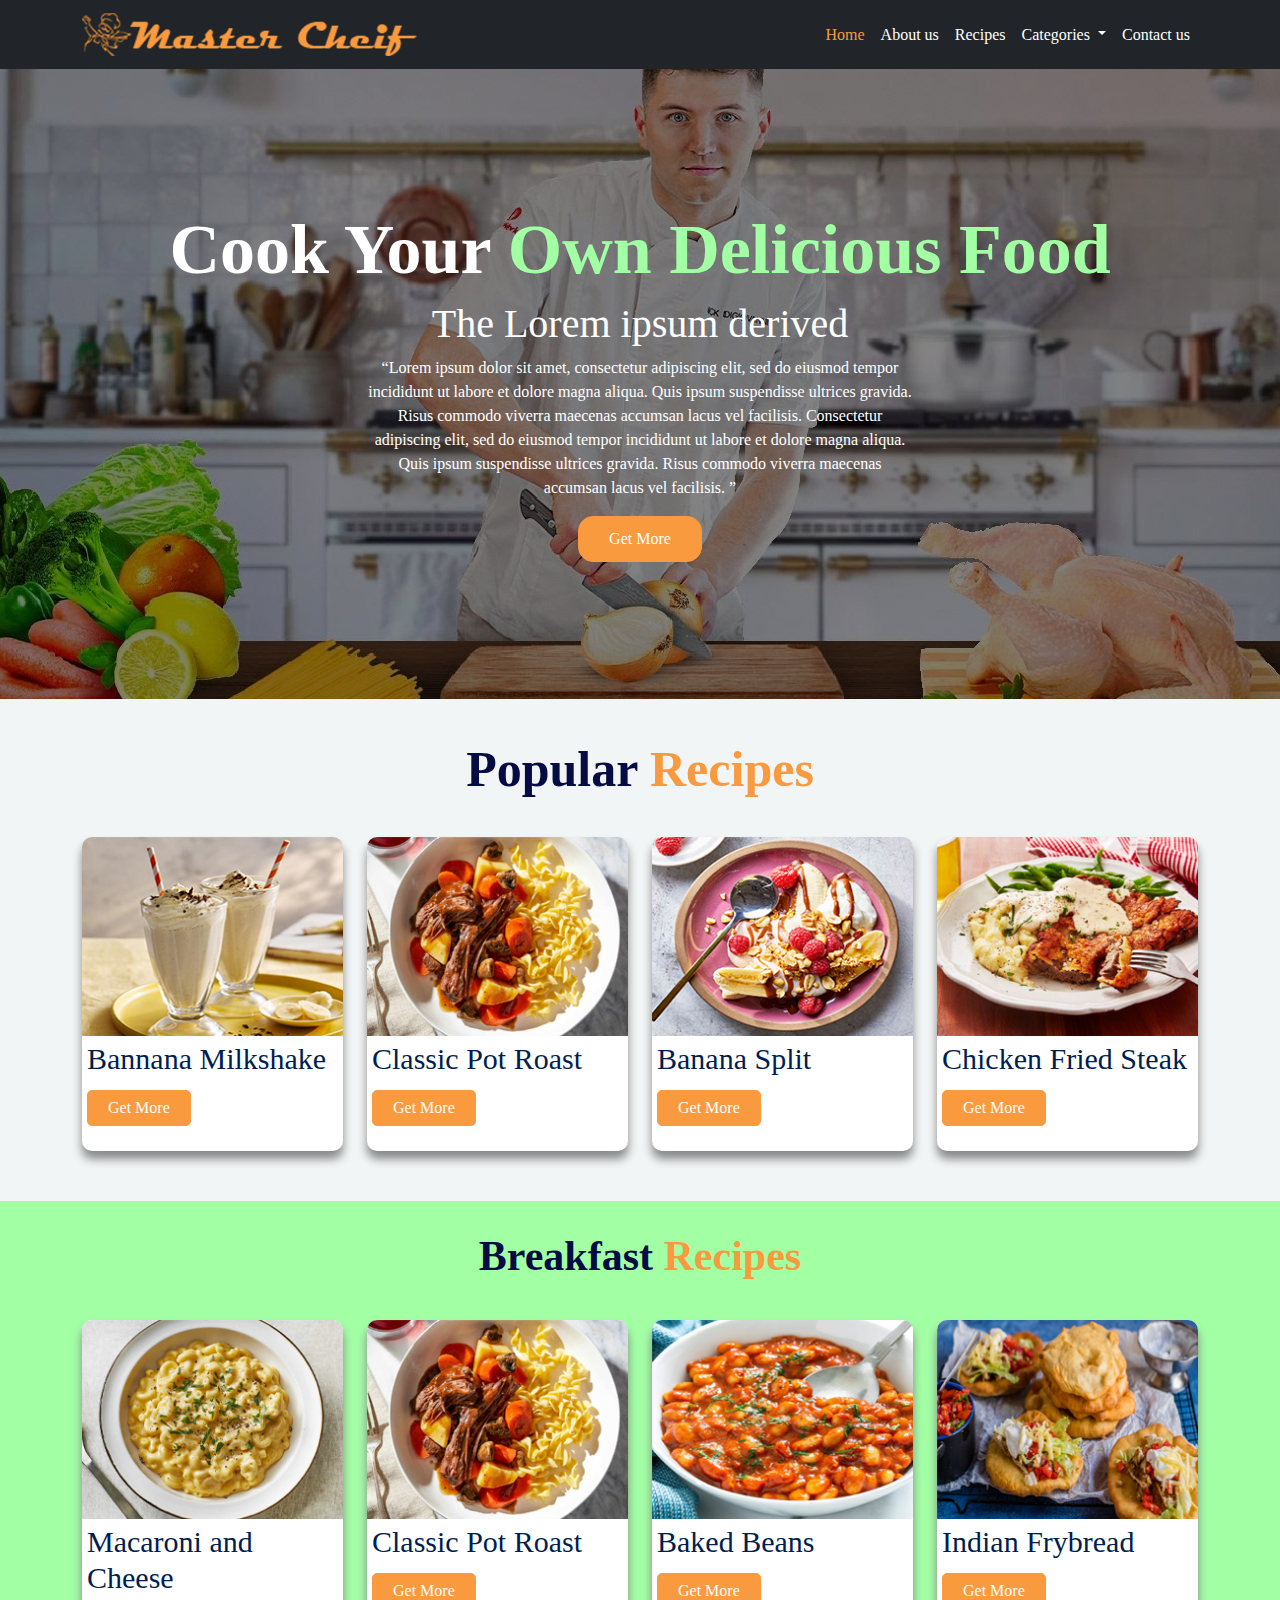
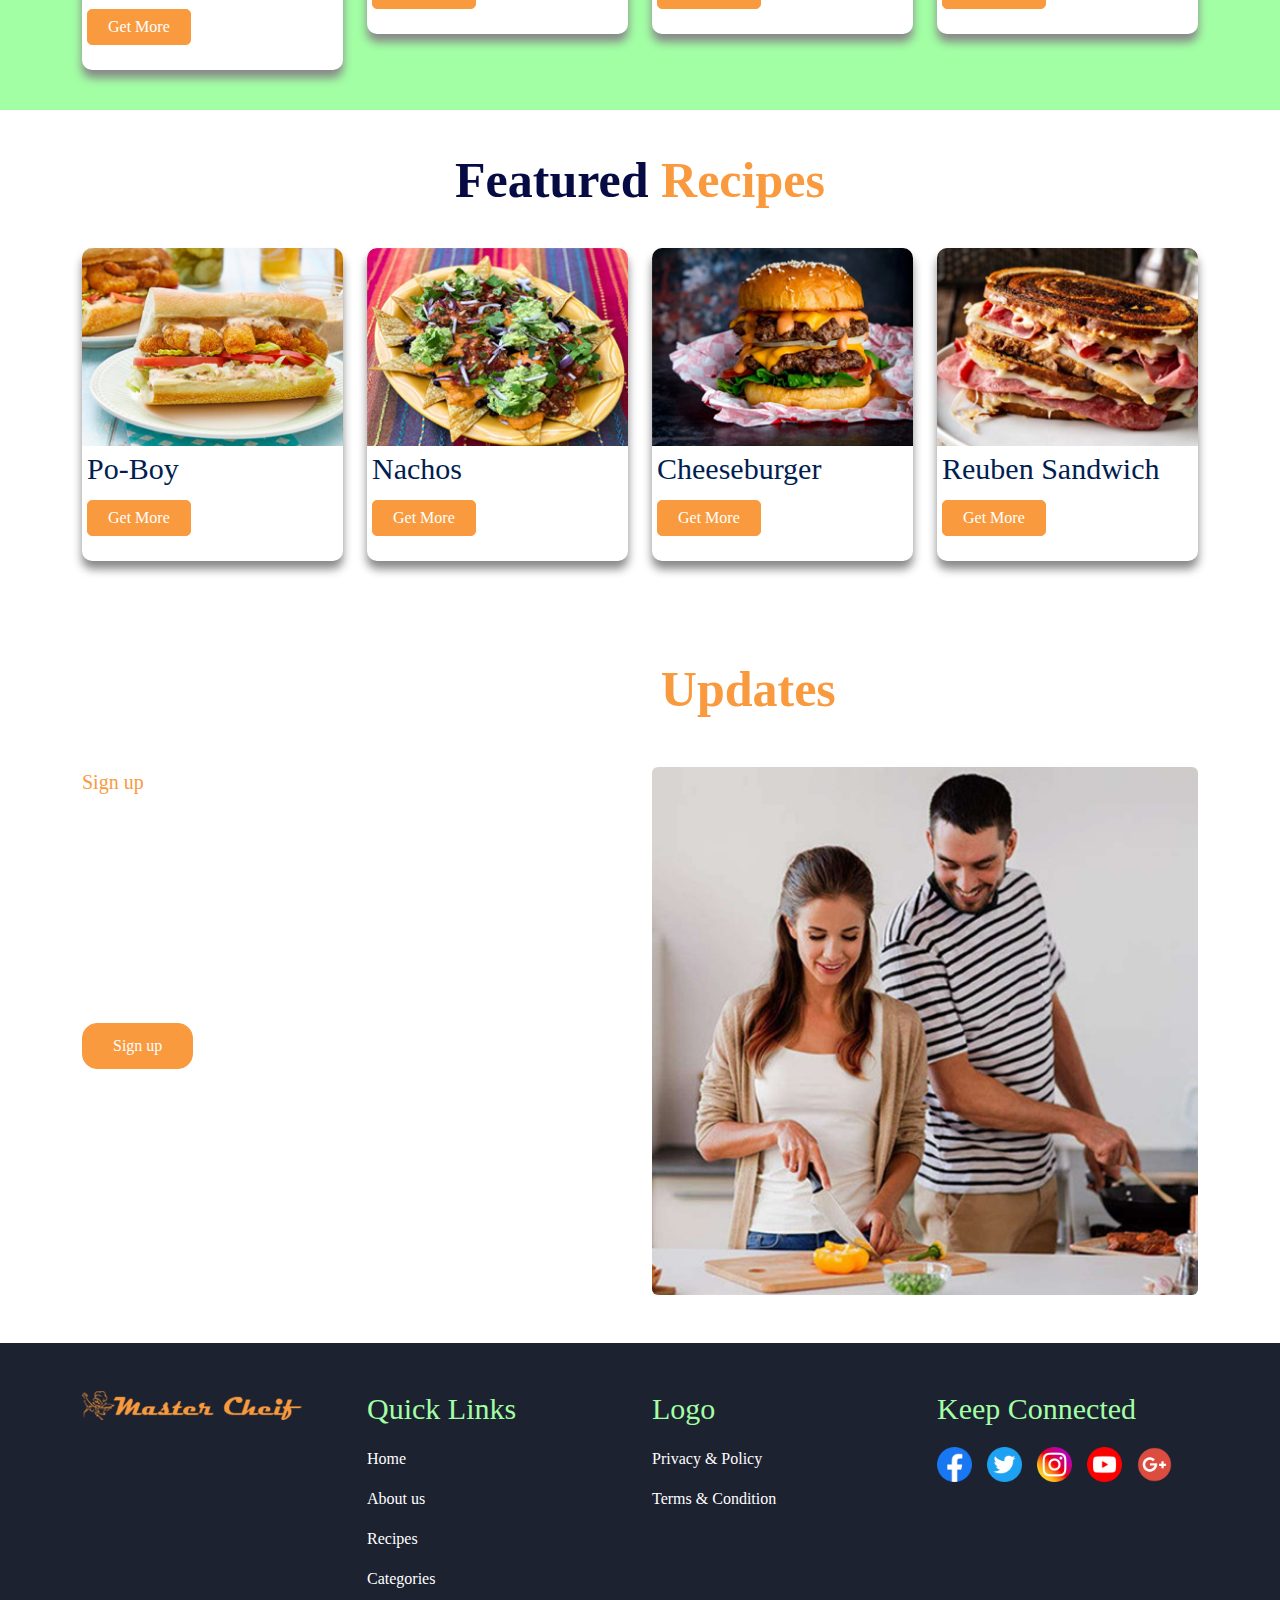
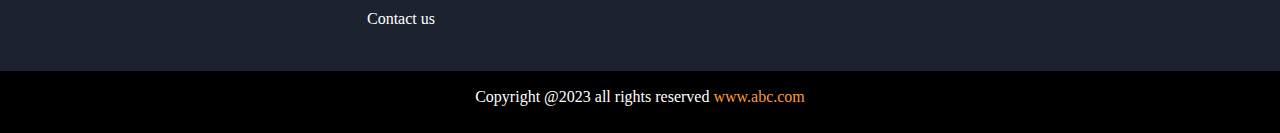
<file: index.html>
<!DOCTYPE html>
<html>
<head>
  <meta charset="utf-8">
  <meta name="viewport" content="width=device-width, initial-scale=1">
  <title>my resipes design</title>
  
  <link rel="stylesheet" type="text/css" href="style/bootstrap.min.css">
  
  <link rel="stylesheet" type="text/css" href="style/animate.css">
  <link rel="stylesheet" type="text/css" href="https://cdnjs.cloudflare.com/ajax/libs/font-awesome/6.4.2/css/all.min.css">

  <link rel="stylesheet" type="text/css" href="style/style.css">
</head>
<body>
  
<!-- nab-decorate -->
  <nav class="navbar navbar-expand-lg bg-dark navbar-dark fixed-top">
  <div class="container">
    <a class="navbar-brand" href="index.html"><img src="images/logo.png" width="100%" class=" logo"></a>
    <button class="navbar-toggler" type="button" data-bs-toggle="collapse" data-bs-target="#navbarNavDropdown" aria-controls="navbarNavDropdown" aria-expanded="false" aria-label="Toggle navigation">
      <span class="navbar-toggler-icon"></span>
    </button>
    <div class="collapse navbar-collapse" id="navbarNavDropdown">
      <ul class="navbar-nav ms-auto">
        <li class="nav-item">
          <a class="nav-link active" aria-current="page" href="index.html">Home</a>
        </li>
        <li class="nav-item">
          <a class="nav-link" href="aboutus.html">About us</a>
        </li>
        <li class="nav-item">
          <a class="nav-link" href="listing.html">Recipes</a>
        </li>
        <li class="nav-item dropdown">
          <a class="nav-link dropdown-toggle" href="#" id="navbarDropdownMenuLink" role="button" data-bs-toggle="dropdown" aria-expanded="false">
            Categories
          </a>
          <ul class="dropdown-menu" aria-labelledby="navbarDropdownMenuLink">
            <li><a class="dropdown-item" href="#">Veg</a></li>
            <li><a class="dropdown-item" href="#">Non-veg</a></li>
            <li><a class="dropdown-item" href="#">mixed</a></li>
          </ul>
        </li>
        <li class="nav-item">
          <a class="nav-link" href="contactus.html">Contact us</a>
        </li>
      </ul>
    </div>
  </div>
</nav>


  
    <!-- banner start --> 
<div class="banner-wrapper container-fluid gx-0" style="position: relative;">
  <img src="images/banner.jpg" width="100%" class="img-fluid" >
  <div class="header-text">
    <h1>Cook  Your <span>Own Delicious Food</span></h1>
    <h3>The Lorem ipsum derived</h3>
    <p>“Lorem ipsum dolor sit amet, consectetur adipiscing elit, sed do eiusmod tempor<br>incididunt ut labore et dolore magna aliqua. Quis ipsum suspendisse ultrices gravida. <br>Risus commodo viverra maecenas accumsan lacus vel facilisis. Consectetur <br>adipiscing elit, sed do eiusmod tempor incididunt ut labore et dolore magna aliqua. <br>Quis ipsum suspendisse ultrices gravida. Risus commodo viverra maecenas <br>accumsan lacus vel facilisis. ”</p>
    <button class="bot">Get More</button>
  </div>
</div>
    <!-- banner end -->

    <!--  first product start -->
   
    <section class="bg-green  pop-section ">

      <div class="container">
        <header class="h-style1 text-center">
          <h2>Popular <span>Recipes</span></h2>
        </header>
      

      <div class="row">

        <div class="col-sm-3">
          <div class="product-detail">
            <img src="images/milkshake.jpg" width="100%" class="img-fluid img-det">
            <h5>Bannana Milkshake</h5>
            <button class="bot"><a href="detailspage.html" style="text-decoration: none; color: white;">Get More</a></button>
          </div>
        </div>

           <div class="col-sm-3">
          <div class="product-detail">
            <img src="images/Classic Pot Roast.jpg" width="100%" class="img-fluid img-det">
            <h5>Classic Pot Roast</h5>
            <button class="bot"><a href="detailspage.html" style="text-decoration: none; color: white;">Get More</a></button>
          </div>
          
            
         
          
        </div>

           <div class="col-sm-3">
          <div class="product-detail">
            <img src="images/Banana Split.jpg" width="100%" class="img-fluid img-det">
            <h5>Banana Split</h5>
            <button class="bot"><a href="detailspage.html" style="text-decoration: none; color: white;">Get More</a></button>
          </div>
          
            
         
          
        </div>

           <div class="col-sm-3">
          <div class="product-detail">
            <img src="images/Chicken Fried Steak.jpg" width="100%" class="img-fluid img-det">
            <h5>Chicken Fried Steak</h5>
            <button class="bot"><a href="detailspage.html" style="text-decoration: none; color: white;">Get More</a></button>
          </div>
          
            
         
          
             </div>

          </div>
      
       </div>

    </section>





<!--first product end -->


   <!--  second product start -->
   
    <section class="container-fluid pop-section-second">

      <div class="container">
        
      <header class="h-style1 text-center">
          <h2>Breakfast <span>Recipes</span></h2>
        </header>
      

      <div class="row">

        <div class="col-sm-3 ">
          <div class="product-detail">
            <img src="images/Macaroni and Cheese.jpg" width="100%" class="img-fluid img-det">
            <h5>Macaroni and Cheese</h5>
            <button class="bot">Get More</button>
          </div>
          
            
         
          
        </div>

           <div class="col-sm-3 ">
          <div class="product-detail">
            <img src="images/Classic Pot Roast.jpg" width="100%" class="img-fluid img-det">
            <h5>Classic Pot Roast</h5>
            <button class="bot">Get More</button>
          </div>
          
            
         
          
        </div>

           <div class="col-sm-3 ">
          <div class="product-detail">
            <img src="images/Baked Beans.jpg" width="100%" class="img-fluid img-det">
            <h5>Baked Beans</h5>
            <button class="bot">Get More</button>
          </div>
          
            
         
          
        </div>

           <div class="col-sm-3 ">
          <div class="product-detail">
            <img src="images/Indian Frybread.jpg" width="100%" class="img-fluid img-det">
            <h5>Indian Frybread</h5>
            <button class="bot">Get More</button>
          </div>
          
            
         
          
             </div>

          </div>
      
       </div>

    </section>





   <!--second product end -->

    <!--  3rd product start -->
   
    <div class="container-fluid pop-section">

      <div class="container">
        
      <header class="h-style1 text-center">
          <h2>Featured <span>Recipes</span></h2>
        </header>

      <div class="row">

        <div class="col-sm-3">
          <div class="product-detail">
            <img src="images/Poboy.jpg" width="100%" class="img-fluid img-det">
            <h5>Po-Boy</h5>
            <button class="bot">Get More</button>
          </div>
          

          </div>

           <div class="col-sm-3 ">
          <div class="product-detail">
            <img src="images/Nachos.jpg" width="100%" class="img-fluid img-det">
            <h5>Nachos</h5>
            <button class="bot">Get More</button>
          </div>
            
         
          
        </div>

           <div class="col-sm-3 ">
          <div class="product-detail">
            <img src="images/Cheeseburger.jpg" width="100%" class="img-fluid img-det">
            <h5>Cheeseburger</h5>
            <button class="bot">Get More</button>
          </div>
          
            
         
         
          
        </div>

           <div class="col-sm-3 ">
          <div class="product-detail">
            <img src="images/Reuben Sandwich.jpg" width="100%" class="img-fluid img-det">
            <h5>Reuben Sandwich</h5>
            <button class="bot">Get More</button>
          </div>
          
            
         
          
             </div>

          </div>
      
       </div>

    </div>





<!--3rd product end -->


      <!-- about start -->

<section class="py-5 about">
  

  <div class="container about-box">
    <h2>Get Daily <span>Updates</span></h2>

    <div class="row mt-5">
       
       <div class="col-sm-6 product-text">
         <p><a href="#">Sign up </a>Sign up & get daily updates Lorem ipsum dolor sit amet, consectetur adipiscing elit, sed do eiusmod tempor incididunt ut labore et dolore magna aliqua. Quis ipsum suspendisse ultrices gravida. Risus commodo viverra maecenas accumsan lacus vel facilisis. Lorem ipsum dolor sit amet, consectetur adipiscing elit, sed do eiusmod tempor incididunt ut labore et dolore magna aliqua. Quis ipsum suspendisse ultrices gravida. Risus commodo viverra maecenas accumsan lacus vel facilisis. </p>
         <button class="bot">Sign up</button>

       </div>

        <div class="col-sm-6 product-text">
            
               <img src="images/aboutus.jpg"  class="img-fluid w-100 rounded" >
            
            

               </div>

              
            </div>
         </div>

        </section>


     <!-- About end -->


     <!-- Footer start -->


   <div class="container-fluid footer ">

       <div class="container pt-5 pb-4">

        <div class="row">

        <div class="col-sm-3"><img src="images/logo.png" class="logo-footer" alt="" > </div>
       

        <div class="col-sm-3">
          <h5>Quick Links</h5>
          <p><a href="#">Home</a></p>
          <p><a href="#">About us</a></p>
          <p><a href="#">Recipes</a></p>
          <p><a href="#">Categories</a></p>
          <p><a href="#">Contact us</a></p>
          
        </div>

        <div class="col-sm-3">
          <h5 >Logo</h5>
          <p><a href="#">Privacy & Policy</a></p>
          <p><a href="#">Terms & Condition</a></p>
          
          
        </div>

        <div class="col-sm-3">
          <h5>Keep Connected</h5>
           <ul class="social-icon">
             <li><a href="#"><img src="images/fb.png"></a></li>
             <li><a href="#"><img src="images/twitter.png"></a></li>
             <li><a href="#"><img src="images/instagram.png" ></a></li>
             <li><a href="#"><img src="images/ytube.png" ></a></li>
             <li><a href="#"><img src="images/gmail.png" ></a></li>
           </ul>

          </div>
        </div>
        
      </div>
         
       </div>


 
      
       
     </div>



      <div class="container-fluid bg-black p-2">

    <p>Copyright @2023 all rights reserved <span style="color: #f99a3e;">www.abc.com</span></p>

    
  </div>


<script type="text/javascript" src="js/bootstrap.bundle.min.js"></script>
</body>
</html>
</file>
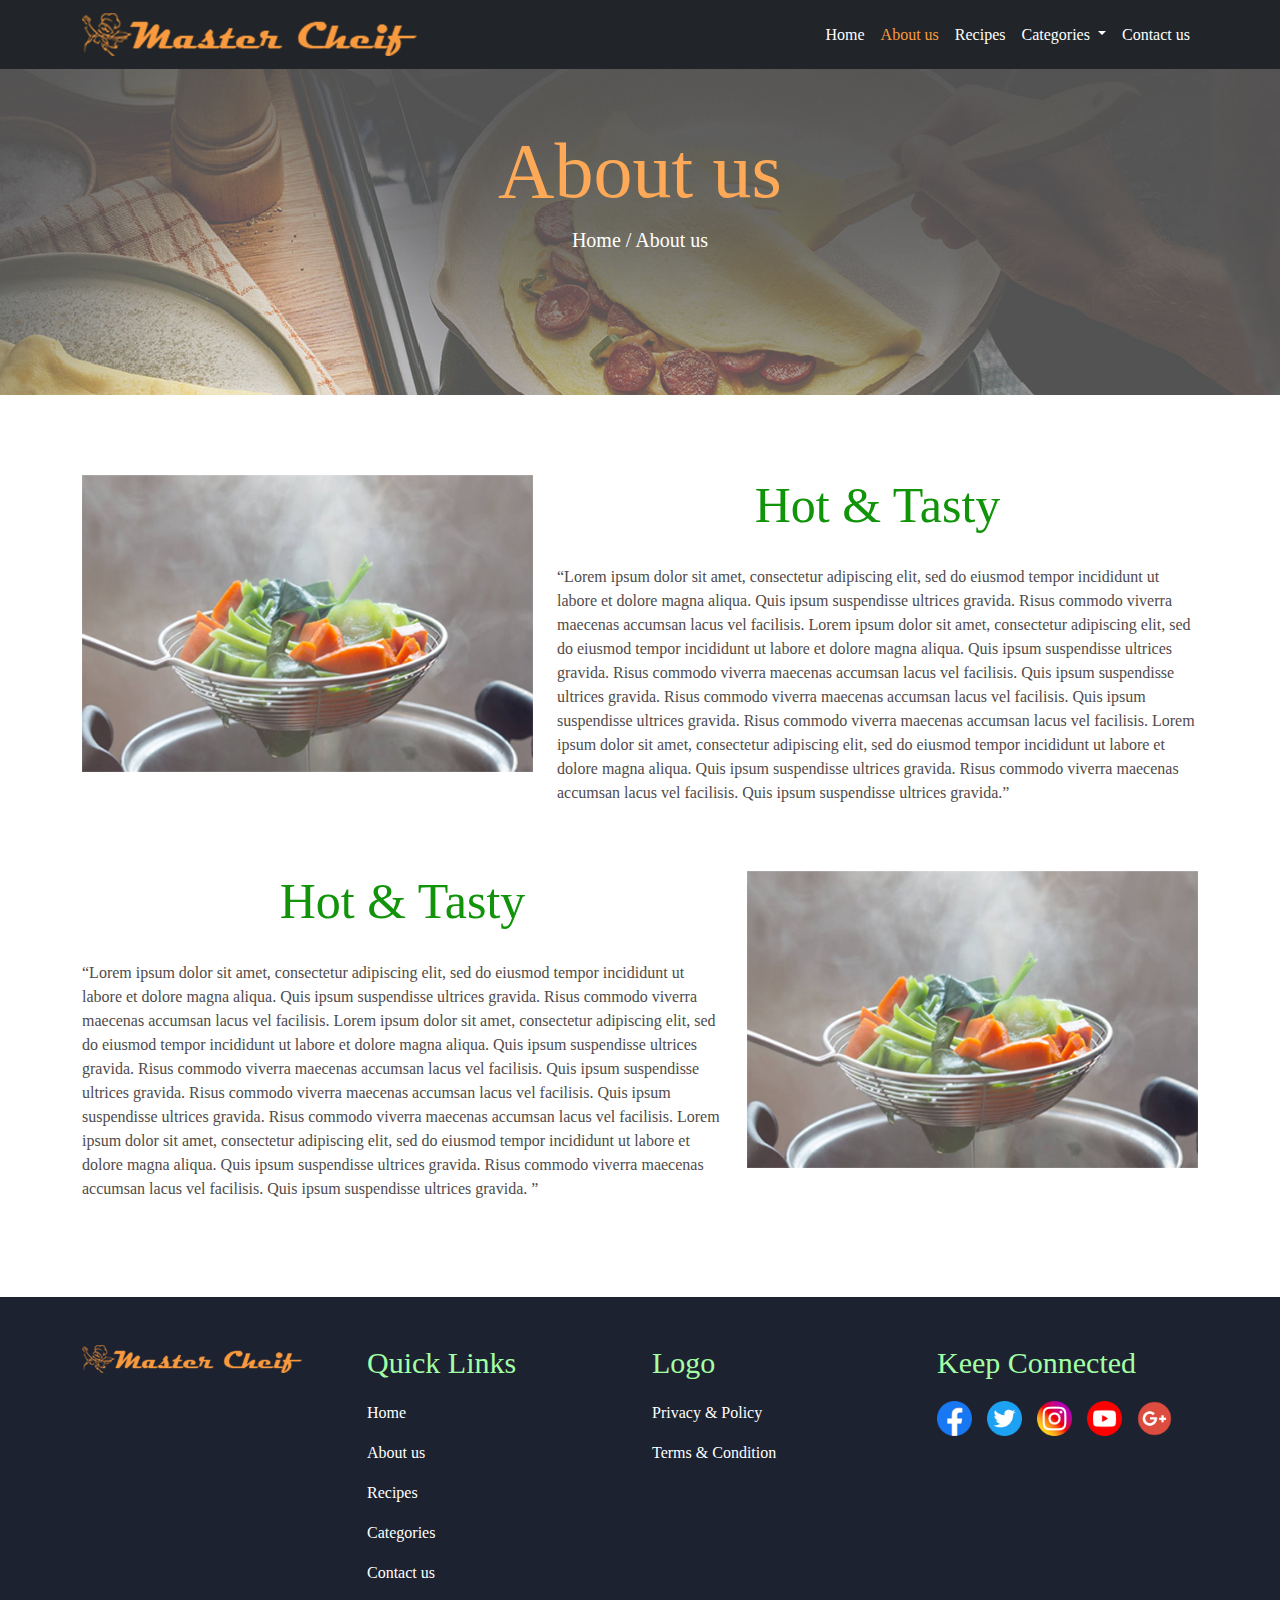
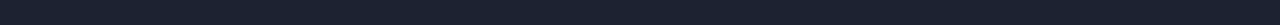
<file: aboutus.html>
<!DOCTYPE html>
<html>
<head>
	<meta charset="utf-8">
	<meta name="viewport" content="width=device-width, initial-scale=1">
	<title>details page</title>
	
    <link rel="stylesheet" type="text/css" href="style/bootstrap.min.css">
	  <link rel="stylesheet" type="text/css" href="style/style.css">
  
  <link rel="stylesheet" href="style/docs.theme.min.css">
  <link rel="stylesheet" type="text/css" href="style/animate.css">
    <!-- Owl Stylesheets -->
    <link rel="stylesheet" href="style/owl.carousel.min.css">
    <link rel="stylesheet" href="style/owl.theme.default.min.css">
  <link rel="stylesheet" type="text/css" href="https://cdnjs.cloudflare.com/ajax/libs/font-awesome/6.4.2/css/all.min.css">

    <!-- javascript -->
    <script src="js/jquery.min.js"></script>
    <script src="js/owl.carousel.js"></script>

</head>
<body>
	<nav class="navbar navbar-expand-lg bg-dark navbar-dark fixed-top">
  <div class="container">
    <a class="navbar-brand" href="index.html"><img src="images/logo.png" width="100%" class=" logo"></a>
    <button class="navbar-toggler" type="button" data-bs-toggle="collapse" data-bs-target="#navbarNavDropdown" aria-controls="navbarNavDropdown" aria-expanded="false" aria-label="Toggle navigation">
      <span class="navbar-toggler-icon"></span>
    </button>
    <div class="collapse navbar-collapse" id="navbarNavDropdown">
      <ul class="navbar-nav ms-auto">
        <li class="nav-item">
          <a class="nav-link " aria-current="page" href="index.html">Home</a>
        </li>
        <li class="nav-item">
          <a class="nav-link active" href="aboutus.html">About us</a>
        </li>
        <li class="nav-item">
          <a class="nav-link" href="listing.html">Recipes</a>
        </li>
        <li class="nav-item dropdown">
          <a class="nav-link dropdown-toggle" href="#" id="navbarDropdownMenuLink" role="button" data-bs-toggle="dropdown" aria-expanded="false">
            Categories
          </a>
          <ul class="dropdown-menu" aria-labelledby="navbarDropdownMenuLink">
            <li><a class="dropdown-item" href="#">Veg</a></li>
            <li><a class="dropdown-item" href="#">Non-veg</a></li>
            <li><a class="dropdown-item" href="#">mixed</a></li>
          </ul>
        </li>
        <li class="nav-item">
          <a class="nav-link" href="contactus.html">Contact us</a>
        </li>
      </ul>
    </div>
  </div>
</nav>


  <!-- banner start -->	
<div class="banner-wrapper container-fluid gx-0" style="position: relative;">
  <img src="images/aboutus-banner.jpg" width="100%" class="img-fluid">
  <div class="header-text-list">
    
    <h1>About us</h1>
    <p class="home-tag"><a href="index.html">Home</a> / <a href="aboutus.html">About us</a></p>
    
  </div>
</div>
		<!-- banner end -->

  
  <!-- about start -->
    
    <section class="container about-top">
      
      <div class="row">

        <div class="col-sm-5 ">
          <img src="images/hottasty.jpg" width="100%" class="img-fluid">
          
        </div>

        <div class="col-sm-7 ">
          <h2>Hot & Tasty </h2>
          <p>“Lorem ipsum dolor sit amet, consectetur adipiscing elit, sed do eiusmod tempor incididunt ut labore et dolore magna aliqua. Quis ipsum suspendisse ultrices gravida. Risus commodo viverra maecenas accumsan lacus vel facilisis. Lorem ipsum dolor sit amet, consectetur adipiscing elit, sed do eiusmod tempor incididunt ut labore et dolore magna aliqua. Quis ipsum suspendisse ultrices gravida. Risus commodo viverra maecenas accumsan lacus vel facilisis. Quis ipsum suspendisse ultrices gravida. Risus commodo viverra maecenas accumsan lacus vel facilisis. Quis ipsum suspendisse ultrices gravida. Risus commodo viverra maecenas accumsan lacus vel facilisis. Lorem ipsum dolor sit amet, consectetur adipiscing elit, sed do eiusmod tempor incididunt ut labore et dolore magna aliqua. Quis ipsum suspendisse ultrices gravida. Risus commodo viverra maecenas accumsan lacus vel facilisis. Quis ipsum suspendisse ultrices gravida.”</p>
          
        </div>
        

      </div>
         

          <div class="row about-second-top row flex-column-reverse flex-sm-row">

       
        <div class="col-sm-7">
          <h2>Hot & Tasty </h2>
          <p>“Lorem ipsum dolor sit amet, consectetur adipiscing elit, sed do eiusmod tempor incididunt ut labore et dolore magna aliqua. Quis ipsum suspendisse ultrices gravida. Risus commodo viverra maecenas accumsan lacus vel facilisis. Lorem ipsum dolor sit amet, consectetur adipiscing elit, sed do eiusmod tempor incididunt ut labore et dolore magna aliqua. Quis ipsum suspendisse ultrices gravida. Risus commodo viverra maecenas accumsan lacus vel facilisis. Quis ipsum suspendisse ultrices gravida. Risus commodo viverra maecenas accumsan lacus vel facilisis. Quis ipsum suspendisse ultrices gravida. Risus commodo viverra maecenas accumsan lacus vel facilisis. Lorem ipsum dolor sit amet, consectetur adipiscing elit, sed do eiusmod tempor incididunt ut labore et dolore magna aliqua. Quis ipsum suspendisse ultrices gravida. Risus commodo viverra maecenas accumsan lacus vel facilisis. Quis ipsum suspendisse ultrices gravida. ”</p>
          
        </div>

         <div class="col-sm-5">
          <img src="images/hottasty.jpg" width="100%" class="img-fluid">
          
        </div>

        

      </div>

    </section>




  <!-- about end -->









<!-- Footer start -->


     <div class="container-fluid footer ">

       <div class="container pt-5 pb-4">

        <div class="row">

        <div class="col-sm-3">
          <div class="col-sm-3"><img src="images/logo.png" class="logo-footer" alt="" > </div>
          
        </div>

        <div class="col-sm-3">
          <h5>Quick Links</h5>
          <p><a href="index.html">Home</a></p>
          <p><a href="aboutus.html">About us</a></p>
          <p><a href="listing.html">Recipes</a></p>
          <p><a href="#">Categories</a></p>
          <p><a href="contactus.html">Contact us</a></p>
          
        </div>

        <div class="col-sm-3">
          <h5 >Logo</h5>
          <p><a href="#">Privacy & Policy</a></p>
          <p><a href="#">Terms & Condition</a></p>
          
          
        </div>

        <div class="col-sm-3">
          <h5>Keep Connected</h5>
           <ul class="social-icon">
             <li><a href="#"><img src="images/fb.png"></a></li>
             <li><a href="#"><img src="images/twitter.png"></a></li>
             <li><a href="#"><img src="images/instagram.png" ></a></li>
             <li><a href="#"><img src="images/ytube.png" ></a></li>
             <li><a href="#"><img src="images/gmail.png" ></a></li>
           </ul>

          </div>
        </div>
        
      </div>
         
       </div>




	


	







<script type="text/javascript" src="js/bootstrap.bundle.min.js"></script>
</body>
</html>
</file>
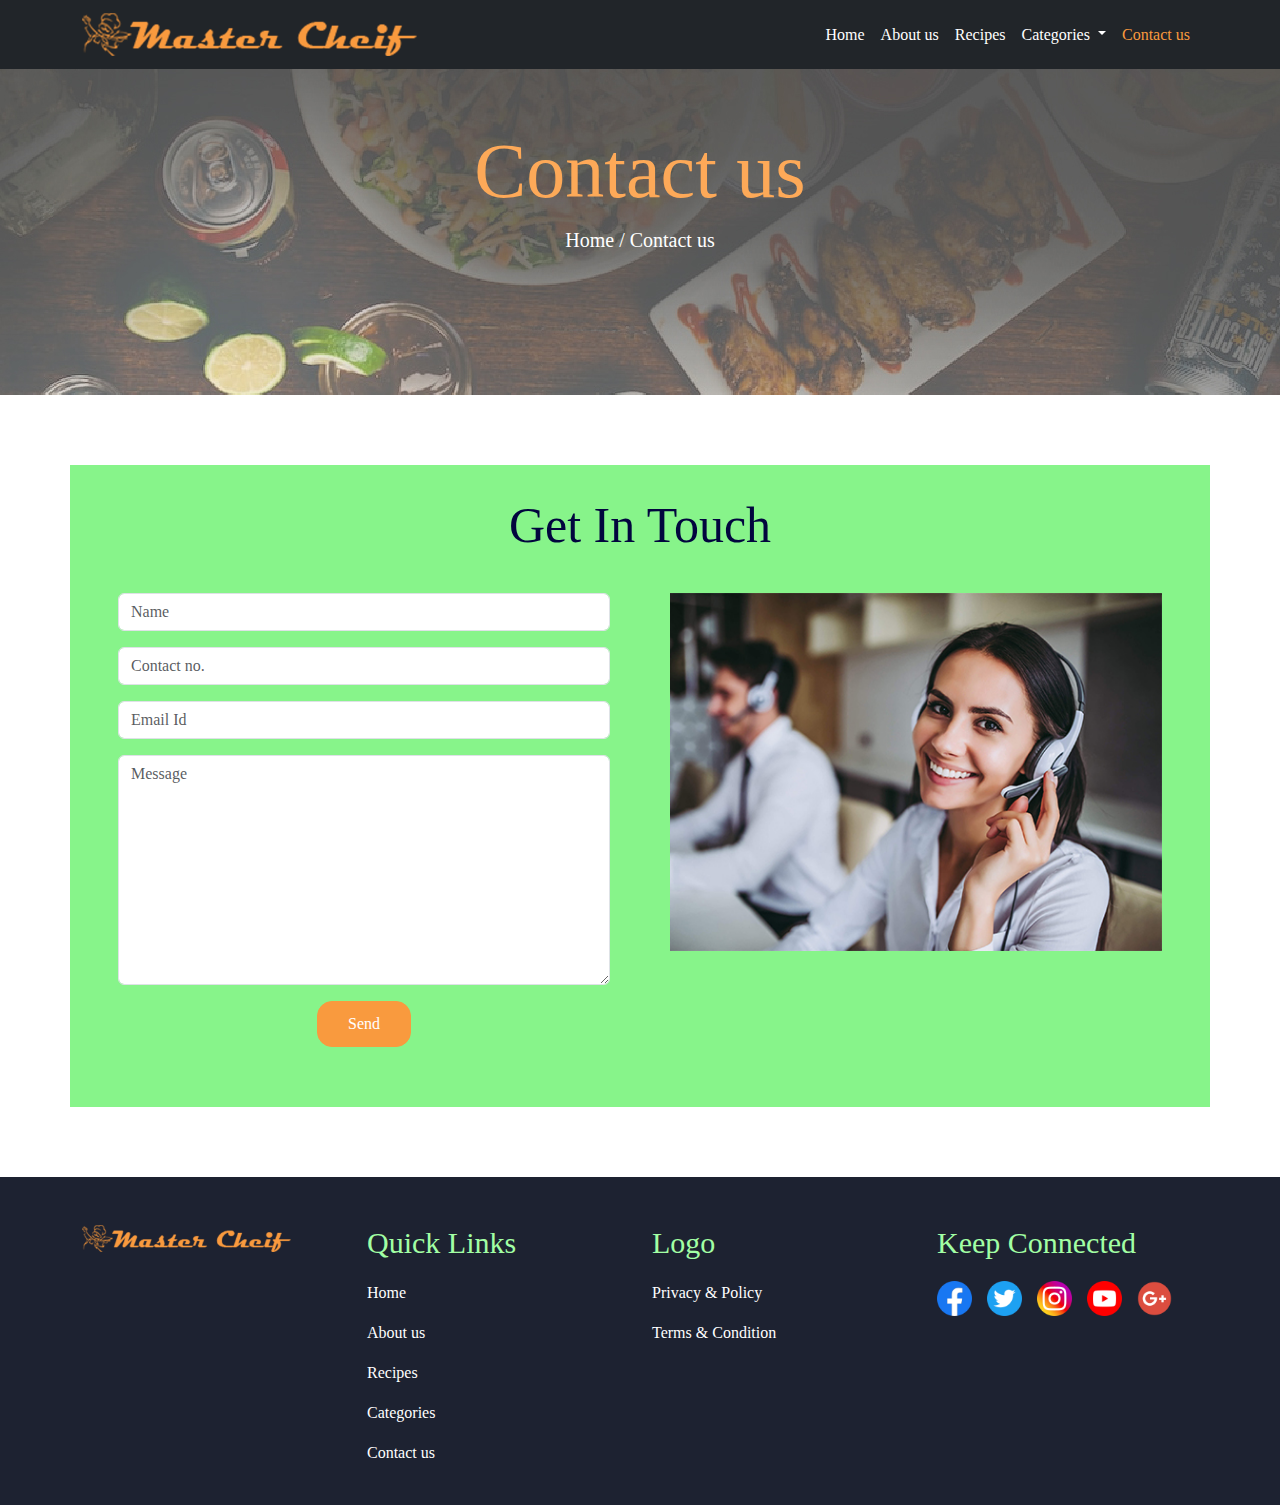
<file: contactus.html>
<!DOCTYPE html>
<html>
<head>
	<meta charset="utf-8">
	<meta name="viewport" content="width=device-width, initial-scale=1">
	<title>details page</title>
	<link rel="stylesheet" type="text/css" href="style/bootstrap.min.css">
  
  <link rel="stylesheet" type="text/css" href="style/animate.css">
  <link rel="stylesheet" type="text/css" href="https://cdnjs.cloudflare.com/ajax/libs/font-awesome/6.4.2/css/all.min.css">

  <link rel="stylesheet" type="text/css" href="style/style.css">

    <!-- Owl Stylesheets -->
    <link rel="stylesheet" href="style/owl.carousel.min.css">
    <link rel="stylesheet" href="style/owl.theme.default.min.css">
  <link rel="stylesheet" type="text/css" href="https://cdnjs.cloudflare.com/ajax/libs/font-awesome/6.4.2/css/all.min.css">

    <!-- javascript -->
    <script src="js/jquery.min.js"></script>
    <script src="js/owl.carousel.js"></script>

</head>
<body>
	<nav class="navbar navbar-expand-lg bg-dark navbar-dark fixed-top">
  <div class="container">
    <a class="navbar-brand" href="index.html"><img src="images/logo.png" width="100%" class=" logo"></a>
    <button class="navbar-toggler" type="button" data-bs-toggle="collapse" data-bs-target="#navbarNavDropdown" aria-controls="navbarNavDropdown" aria-expanded="false" aria-label="Toggle navigation">
      <span class="navbar-toggler-icon"></span>
    </button>
    <div class="collapse navbar-collapse" id="navbarNavDropdown">
      <ul class="navbar-nav ms-auto">
        <li class="nav-item">
          <a class="nav-link " aria-current="page" href="index.html">Home</a>
        </li>
        <li class="nav-item">
          <a class="nav-link" href="aboutus.html">About us</a>
        </li>
        <li class="nav-item">
          <a class="nav-link" href="listing.html">Recipes</a>
        </li>
        <li class="nav-item dropdown">
          <a class="nav-link dropdown-toggle" href="#" id="navbarDropdownMenuLink" role="button" data-bs-toggle="dropdown" aria-expanded="false">
            Categories
          </a>
          <ul class="dropdown-menu" aria-labelledby="navbarDropdownMenuLink">
            <li><a class="dropdown-item" href="#">Veg</a></li>
            <li><a class="dropdown-item" href="#">Non-veg</a></li>
            <li><a class="dropdown-item" href="#">mixed</a></li>
          </ul>
        </li>
        <li class="nav-item">
          <a class="nav-link active" href="contactus.html">Contact us</a>
        </li>
      </ul>
    </div>
  </div>
</nav>


  <!-- banner start -->	
<div class="banner-wrapper container-fluid gx-0" style="position: relative;">
  <img src="images/contact-banner.jpg" width="100%" class="img-fluid">
  <div class="header-text-list">
    
    <h1>Contact us</h1>
    <p>Home / Contact us</p>
    
  </div>
</div>
		<!-- banner end -->

  
  <!-- about start -->
    
    <section class="container bg-contact ">
      
      <div class="row ">

        <h2>Get In Touch</h2>

        <div class="col-sm-6 inside-pad">
          <form>
  <div class="mb-3">
    
    <input type="email" class="form-control" id="name" placeholder="Name">
    
  </div>

   <div class="mb-3">
    
    <input type="numeric" class="form-control" id="numeric" placeholder="Contact no.">
    
  </div>

   <div class="mb-3">
    
    <input type="email" class="form-control" id="email" placeholder="Email Id" required>
    
  </div>

  <div class="mb-3 mt-3">
      
      <textarea class="form-control" rows="9" id="comment" name="text" placeholder="Message"></textarea>
    </div>
 </form>
   
  <div style="display: flex; justify-content: center;">
    <button type="submit" class="bot" onclick="myFunction()">Send</button>
  </div>
  
  
        </div>

        
        <div class="col-sm-6 inside-pad">
          
           <img src="images/call.jpg" width="100%" class="img-fluid">
        </div>

      </div>
         

    

    </section>




  <!-- about end -->









<!-- Footer start -->


     <div class="container-fluid footer ">

       <div class="container pt-5 pb-4">

        <div class="row">

        <div class="col-sm-3">
          <img src="images/logo.png" width="80%" class=" logo">
          
        </div>

        <div class="col-sm-3">
          <h5>Quick Links</h5>
          <p><a href="#">Home</a></p>
          <p><a href="#">About us</a></p>
          <p><a href="#">Recipes</a></p>
          <p><a href="#">Categories</a></p>
          <p><a href="#">Contact us</a></p>
          
        </div>

        <div class="col-sm-3">
          <h5 >Logo</h5>
          <p><a href="#">Privacy & Policy</a></p>
          <p><a href="#">Terms & Condition</a></p>
          
          
        </div>

        <div class="col-sm-3">
          <h5>Keep Connected</h5>
           <ul class="social-icon">
             <li><a href="#"><img src="images/fb.png"></a></li>
             <li><a href="#"><img src="images/twitter.png"></a></li>
             <li><a href="#"><img src="images/instagram.png" ></a></li>
             <li><a href="#"><img src="images/ytube.png" ></a></li>
             <li><a href="#"><img src="images/gmail.png" ></a></li>
           </ul>

          </div>
        </div>
        
      </div>
         
       </div>




	

<script>
function myFunction() {
  alert("Succecful sent!");
}
</script>
	







<script type="text/javascript" src="js/bootstrap.bundle.min.js"></script>
</body>
</html>
</file>
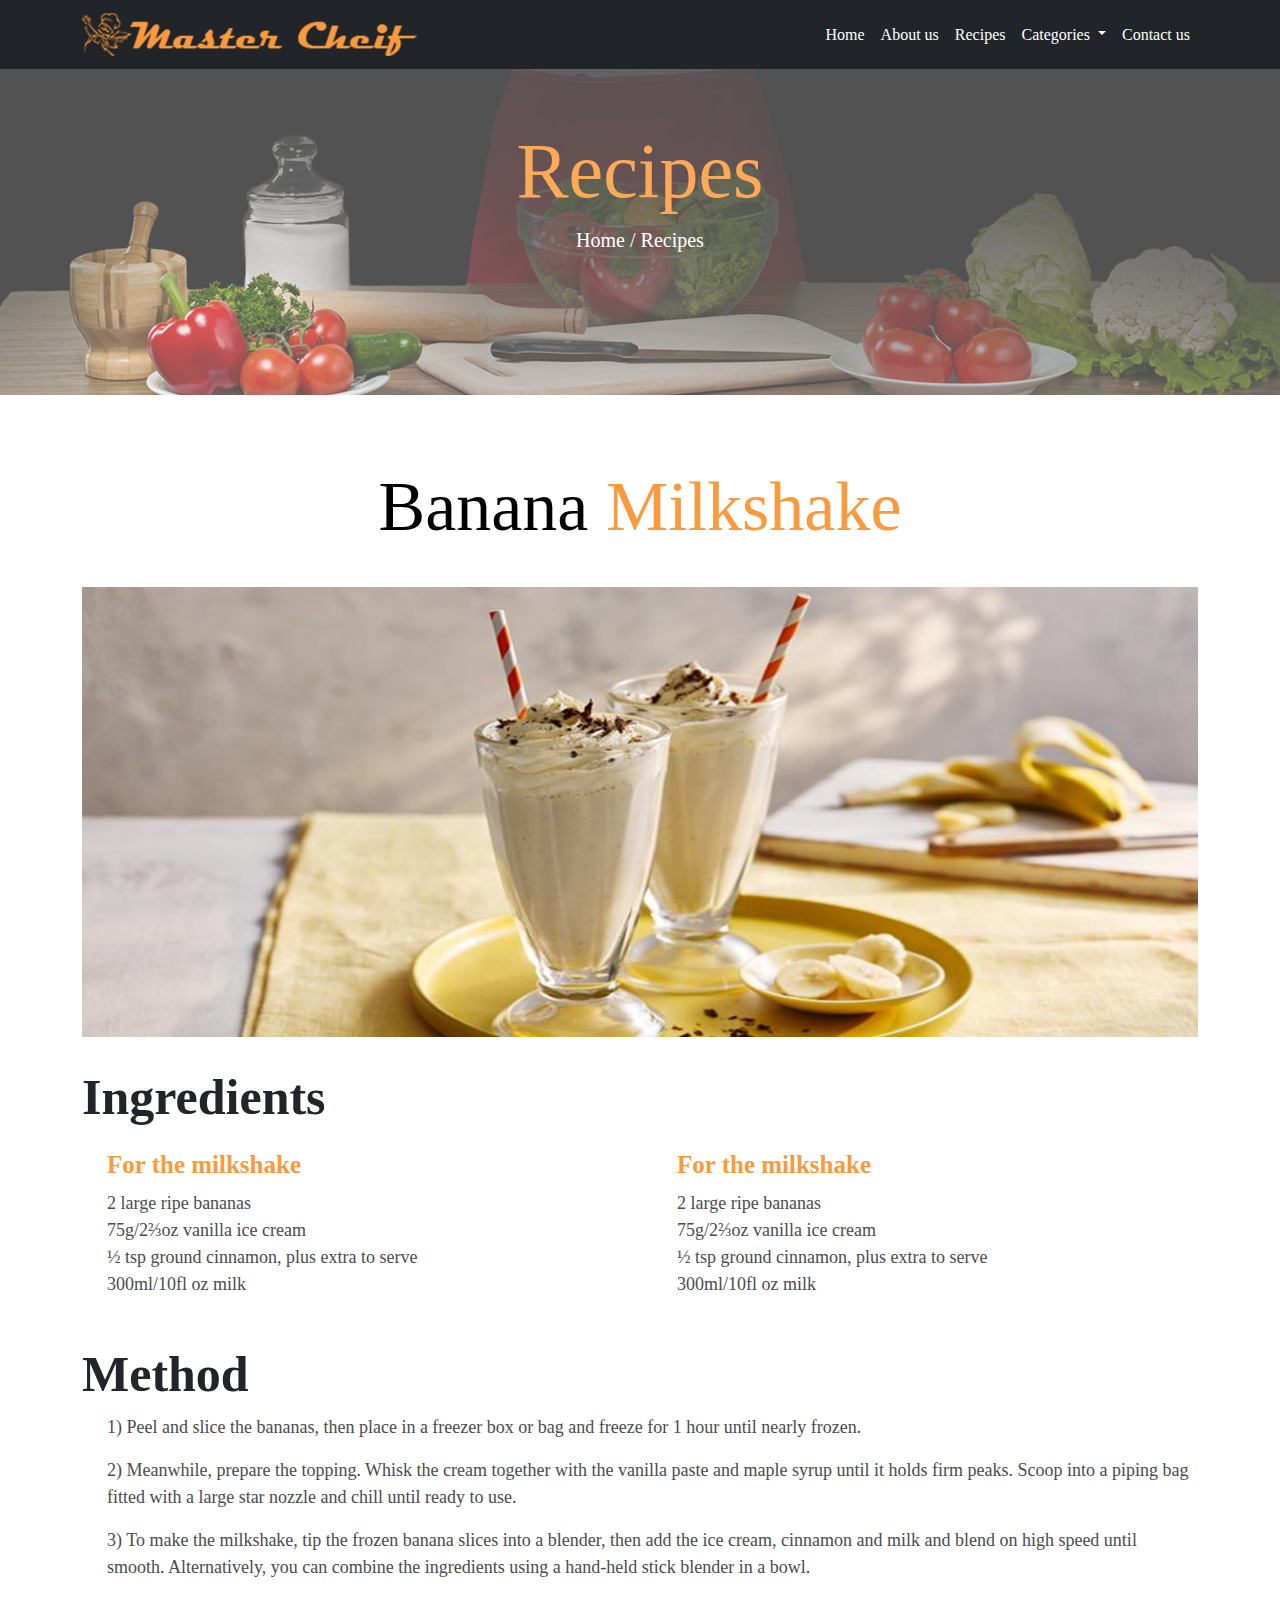
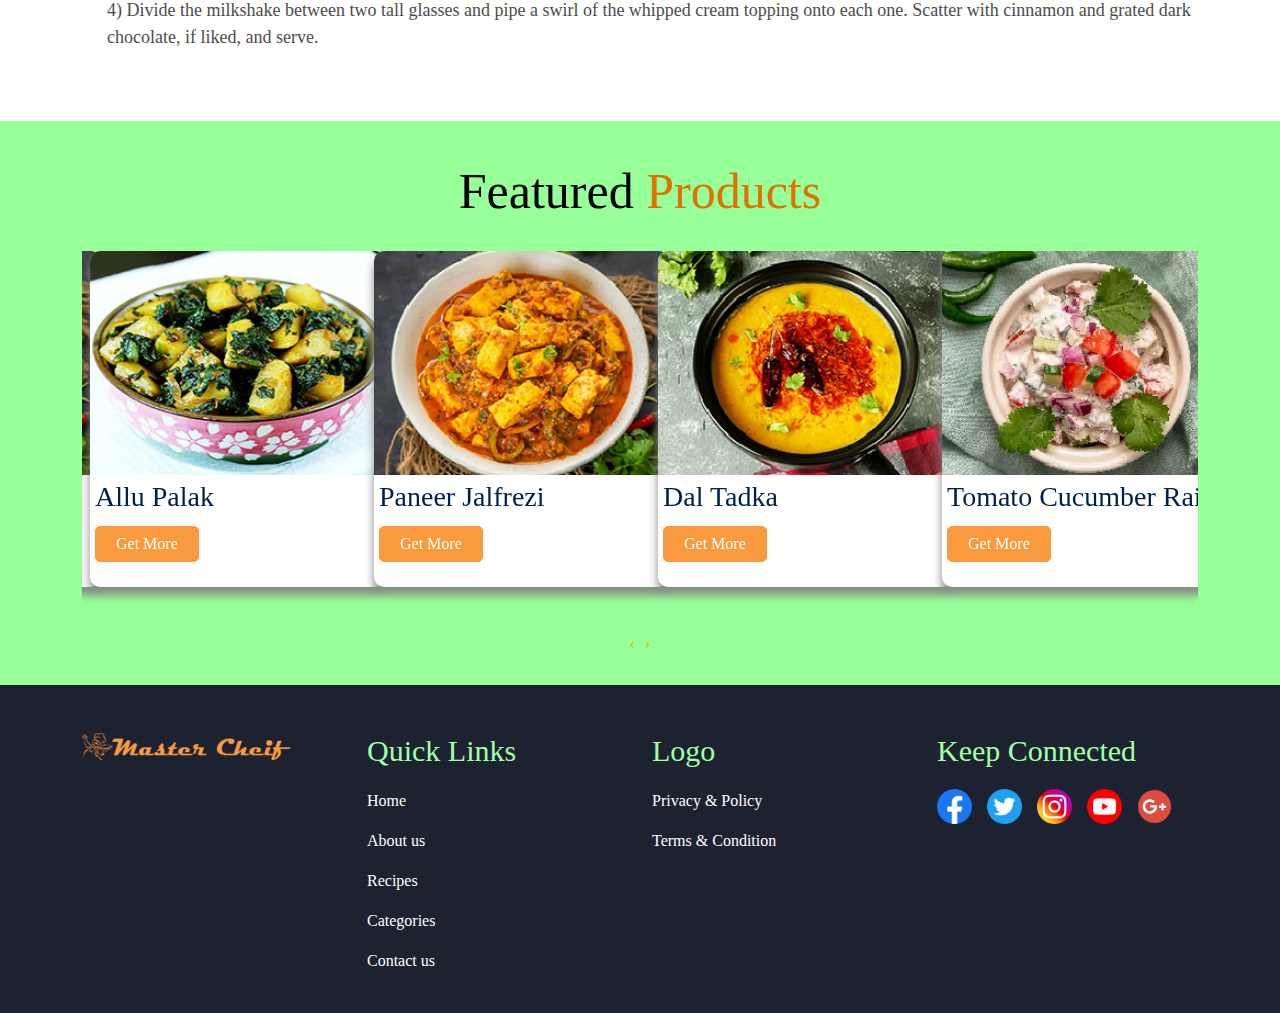
<file: detailspage.html>
<!DOCTYPE html>
<html>
<head>
	<meta charset="utf-8">
	<meta name="viewport" content="width=device-width, initial-scale=1">
	<title>details page</title>
	<link rel="stylesheet" type="text/css" href="style/bootstrap.min.css">
  
  <link rel="stylesheet" type="text/css" href="style/animate.css">
  <link rel="stylesheet" type="text/css" href="https://cdnjs.cloudflare.com/ajax/libs/font-awesome/6.4.2/css/all.min.css">

  <link rel="stylesheet" type="text/css" href="style/style.css">

    <!-- Owl Stylesheets -->
    <link rel="stylesheet" href="style/owl.carousel.min.css">
    <link rel="stylesheet" href="style/owl.theme.default.min.css">
  <link rel="stylesheet" type="text/css" href="https://cdnjs.cloudflare.com/ajax/libs/font-awesome/6.4.2/css/all.min.css">

    <!-- javascript -->
    <script src="js/jquery.min.js"></script>
    <script src="js/owl.carousel.js"></script>

</head>
<body>
	
  <nav class="navbar navbar-expand-lg bg-dark navbar-dark fixed-top">
  <div class="container">
    <a class="navbar-brand" href="index.html"><img src="images/logo.png" width="100%" class=" logo"></a>
    <button class="navbar-toggler" type="button" data-bs-toggle="collapse" data-bs-target="#navbarNavDropdown" aria-controls="navbarNavDropdown" aria-expanded="false" aria-label="Toggle navigation">
      <span class="navbar-toggler-icon"></span>
    </button>
    <div class="collapse navbar-collapse" id="navbarNavDropdown">
      <ul class="navbar-nav ms-auto">
        <li class="nav-item">
          <a class="nav-link" aria-current="page" href="index.html">Home</a>
        </li>
        <li class="nav-item">
          <a class="nav-link" href="aboutus.html">About us</a>
        </li>
        <li class="nav-item">
          <a class="nav-link" href="listing.html">Recipes</a>
        </li>
        <li class="nav-item dropdown">
          <a class="nav-link dropdown-toggle" href="#" id="navbarDropdownMenuLink" role="button" data-bs-toggle="dropdown" aria-expanded="false">
            Categories
          </a>
          <ul class="dropdown-menu" aria-labelledby="navbarDropdownMenuLink">
            <li><a class="dropdown-item" href="#">Veg</a></li>
            <li><a class="dropdown-item" href="#">Non-veg</a></li>
            <li><a class="dropdown-item" href="#">mixed</a></li>
          </ul>
        </li>
        <li class="nav-item">
          <a class="nav-link" href="contactus.html">Contact us</a>
        </li>
      </ul>
    </div>
  </div>
</nav>


  <!-- banner start -->	
<div class="banner-wrapper container-fluid gx-0" style="position: relative;">
  <img src="images/details-banner.jpg" width="100%" class="img-fluid">
  <div class="header-text-list">
    
    <h1>Recipes</h1>
    <p class="home-tag"><a href="index.html">Home</a> / <a href="aboutus.html">Recipes</a></p>
    
  </div>
</div>
		<!-- banner end -->


<div class="container milkshake">
       
       <h1>Banana <span style="color: #f99a3e; font-family: Elephant;">Milkshake</span></h1>
	<img src="images/banana-milkshake.jpg" width="100%" class="img-fluid">

				<div class="milkshake-head">

					<h3>Ingredients</h3>
					<div class="row">

						<div class="col-sm-6">
							<h5>For the milkshake</h5>
										<p>2 large ripe bananas<br>
											75g/2⅔oz vanilla ice cream<br>
											½ tsp ground cinnamon, plus extra to serve<br>
											300ml/10fl oz milk</p>

							
						</div>


						<div class="col-sm-6">
							<h5>For the milkshake</h5>
										<p>2 large ripe bananas<br>
											75g/2⅔oz vanilla ice cream<br>
											½ tsp ground cinnamon, plus extra to serve<br>
											300ml/10fl oz milk</p>
							
							
						</div>
						
					</div>
					
				</div>
	

	<div class="milkshake-head">

					<h3>Method</h3>
					
					<p>1) Peel and slice the bananas, then place in a freezer box or bag and freeze for 1 hour until nearly frozen.</p>
					<p>2) Meanwhile, prepare the topping. Whisk the cream together with the vanilla paste and maple syrup until it holds firm peaks. Scoop into a piping bag fitted with a large star nozzle and chill until ready to use.</p>
					<p>3) To make the milkshake, tip the frozen banana slices into a blender, then add the ice cream, cinnamon and milk and blend on high speed until smooth. Alternatively, you can combine the ingredients using a hand-held stick blender in a bowl.</p>
					<p>4) Divide the milkshake between two tall glasses and pipe a swirl of the whipped cream topping onto each one. Scatter with cinnamon and grated dark chocolate, if liked, and serve.</p>

				</div>


</div>


<!-- featured product start -->


<section class="container-fluid green-bg">

	<div class="container about-box-two">
		<h2>Featured <span style="color: #e27104;">Products</span></h2>

		
		    <!--  Demos -->
    <section id="demos">
      <div class="row">
        <div class="large-12 columns">
          <div class="owl-carousel owl-theme">
            <div class="item">
               <div class="product-detail">
            <img src="images/allupalak.jpg" width="100%" class="img-fluid img-det">
            <h5>Allu Palak</h5>
            <button class="bot">Get More</button>
          </div>
            </div>
         
         <div class="item">
               <div class="product-detail">
            <img src="images/Paneer Jalfrezi.jpg" width="100%" class="img-fluid img-det">
            <h5>Paneer Jalfrezi</h5>
            <button class="bot">Get More</button>
          </div>
            </div>

            <div class="item">
               <div class="product-detail">
            <img src="images/Dal Tadka.jpg" width="100%" class="img-fluid img-det">
            <h5>Dal Tadka</h5>
            <button class="bot">Get More</button>
          </div>
            </div>

            <div class="item">
               <div class="product-detail">
            <img src="images/Tomato Cucumber Raita.jpg" width="100%" class="img-fluid img-det">
            <h5>Tomato Cucumber Raita</h5>
            <button class="bot">Get More</button>
          </div>
            </div>

            <div class="item">
               <div class="product-detail">
            <img src="images/Dal Tadka.jpg" width="100%" class="img-fluid img-det">
            <h5>Dal Tadka</h5>
            <button class="bot">Get More</button>
          </div>
            </div>

            <div class="item">
               <div class="product-detail">
           <img src="images/Paneer Jalfrezi.jpg" width="100%" class="img-fluid img-det">
            <h5>Paneer Jalfrezi</h5>
            <button class="bot">Get More</button>
          </div>
            </div>
            
            
          </div>
          
          
          
        </div>
      </div>
    </section>


	</div>
	
</section>


<!-- Footer start -->


     <div class="container-fluid footer ">

       <div class="container pt-5 pb-4">

        <div class="row">

        <div class="col-sm-3">
          <img src="images/logo.png" width="80%" class=" logo">
          
        </div>

        <div class="col-sm-3">
          <h5>Quick Links</h5>
          <p><a href="#">Home</a></p>
          <p><a href="#">About us</a></p>
          <p><a href="#">Recipes</a></p>
          <p><a href="#">Categories</a></p>
          <p><a href="#">Contact us</a></p>
          
        </div>

        <div class="col-sm-3">
          <h5 >Logo</h5>
          <p><a href="#">Privacy & Policy</a></p>
          <p><a href="#">Terms & Condition</a></p>
          
          
        </div>

        <div class="col-sm-3">
          <h5>Keep Connected</h5>
           <ul class="social-icon">
             <li><a href="#"><img src="images/fb.png"></a></li>
             <li><a href="#"><img src="images/twitter.png"></a></li>
             <li><a href="#"><img src="images/instagram.png" ></a></li>
             <li><a href="#"><img src="images/ytube.png" ></a></li>
             <li><a href="#"><img src="images/gmail.png" ></a></li>
           </ul>

          </div>
        </div>
        
      </div>
         
       </div>



<script>
            $(document).ready(function() {
              $('.owl-carousel').owlCarousel({
                loop: true,
                margin: 10,
                autoplay: true,
                autoplayTimeout: 3000,
                
                responsiveClass: true,
                responsive: {
                  0: {
                    items: 1,
                    nav: true

                  },
                   400: {
                    items: 2,
                    nav: true
                  },
                  600: {
                    items: 3,
                    nav: false
                  },
                  1000: {
                    items: 4,
                    nav: true,
                    loop: true,
                    margin: 20
                  }
                }
              })
            })
          </script>
	


	







<script type="text/javascript" src="js/bootstrap.bundle.min.js"></script>
</body>
</html>
</file>
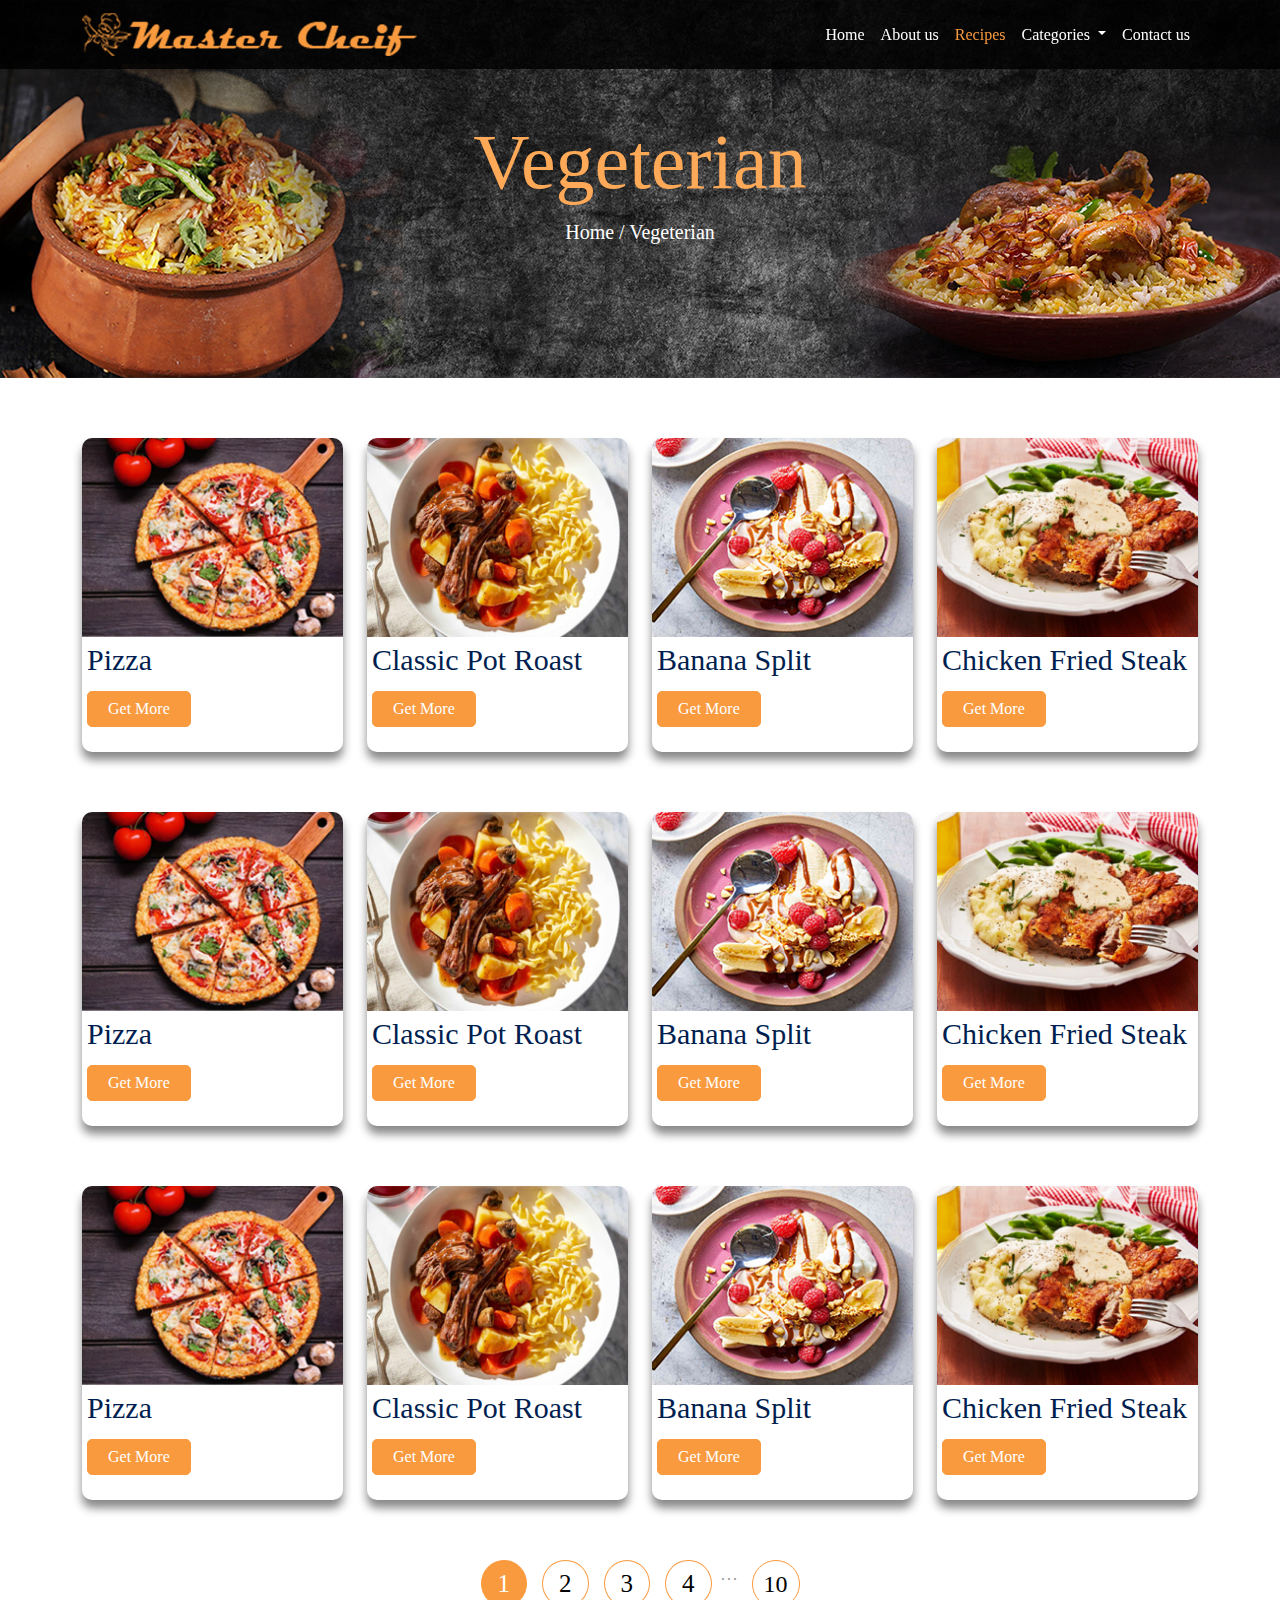
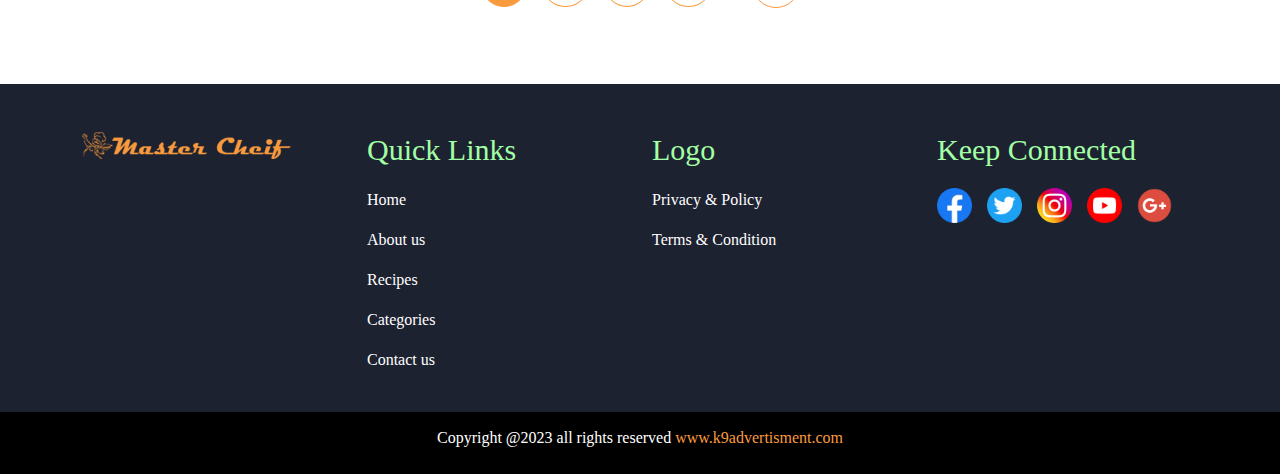
<file: listing.html>
<!DOCTYPE html>
<html>
<head>
	<meta charset="utf-8">
	<meta name="viewport" content="width=device-width, initial-scale=1">
	<title>Listing</title>
	<link rel="stylesheet" type="text/css" href="style/bootstrap.min.css">
	<link rel="stylesheet" type="text/css" href="style/style.css">
  <link rel="stylesheet" type="text/css" href="style/animate.css">
  <link rel="stylesheet" type="text/css" href="https://cdnjs.cloudflare.com/ajax/libs/font-awesome/6.4.2/css/all.min.css">
</head>
<body>

     <nav class="nab-decorate navbar navbar-expand-lg navbar-light fixed-top">
  <div class="container">
    <a class="navbar-brand" href="#"><img src="images/logo.png" width="100%" class=" logo"></a>
    <button class="navbar-toggler" type="button" data-bs-toggle="collapse" data-bs-target="#navbarNavDropdown" aria-controls="navbarNavDropdown" aria-expanded="false" aria-label="Toggle navigation">
      <span class="navbar-toggler-icon"></span>
    </button>
    <div class="collapse navbar-collapse" id="navbarNavDropdown">
      <ul class="navbar-nav ms-auto">
        <li class="nav-item">
          <a class="nav-link " aria-current="page" href="index.html">Home</a>
        </li>
        <li class="nav-item">
          <a class="nav-link" href="aboutus.html">About us</a>
        </li>
        <li class="nav-item">
          <a class="nav-link active" href="#">Recipes</a>
        </li>
        <li class="nav-item dropdown">
          <a class="nav-link dropdown-toggle" href="#" id="navbarDropdownMenuLink" role="button" data-bs-toggle="dropdown" aria-expanded="false">
            Categories
          </a>
          <ul class="dropdown-menu" aria-labelledby="navbarDropdownMenuLink">
            <li><a class="dropdown-item" href="#">Veg</a></li>
            <li><a class="dropdown-item" href="#">Non-veg</a></li>
            <li><a class="dropdown-item" href="#">mixed</a></li>
          </ul>
        </li>
        <li class="nav-item">
          <a class="nav-link" href="contactus.html">Contact us</a>
        </li>
      </ul>
    </div>
  </div>
</nav>


	
    <!-- banner start -->	
<div class="banner-wrapper container-fluid gx-0" style="position: relative;">
  <img src="images/bannerlist.jpg" width="100%" class="img-fluid">
  <div class="header-text-list">
    
    <h1>Vegeterian</h1>
    <p>Home / Vegeterian</p>
    
  </div>
</div>
		<!-- banner end -->


    <!-- product section start -->

    <section>

      <div class="container">
      
      

      <div class="row padding-row">

        <div class="col-sm-3">
          <div class="product-detail">
            <img src="images/pizza.jpg" width="100%" class="img-fluid img-det">
            <h5>Pizza</h5>
            <button class="bot">Get More</button>
          </div>
        </div>

           <div class="col-sm-3">
          <div class="product-detail">
            <img src="images/Classic Pot Roast.jpg" width="100%" class="img-fluid img-det">
            <h5>Classic Pot Roast</h5>
            <button class="bot">Get More</button>
          </div>
          
            
         
          
        </div>

           <div class="col-sm-3">
          <div class="product-detail">
            <img src="images/Banana Split.jpg" width="100%" class="img-fluid img-det">
            <h5>Banana Split</h5>
            <button class="bot">Get More</button>
          </div>
          
            
         
          
        </div>

           <div class="col-sm-3">
          <div class="product-detail">
            <img src="images/Chicken Fried Steak.jpg" width="100%" class="img-fluid img-det">
            <h5>Chicken Fried Steak</h5>
            <button class="bot">Get More</button>
          </div>
          
            
         
          
             </div>

          </div>


          <!-- second row start -->

          <div class="row padding-row">

        <div class="col-sm-3">
          <div class="product-detail">
            <img src="images/pizza.jpg" width="100%" class="img-fluid img-det">
            <h5>Pizza</h5>
            <button class="bot">Get More</button>
          </div>
        </div>

           <div class="col-sm-3">
          <div class="product-detail">
            <img src="images/Classic Pot Roast.jpg" width="100%" class="img-fluid img-det">
            <h5>Classic Pot Roast</h5>
            <button class="bot">Get More</button>
          </div>
          
            
         
          
        </div>

           <div class="col-sm-3">
          <div class="product-detail">
            <img src="images/Banana Split.jpg" width="100%" class="img-fluid img-det">
            <h5>Banana Split</h5>
            <button class="bot">Get More</button>
          </div>
          
            
         
          
        </div>

           <div class="col-sm-3">
          <div class="product-detail">
            <img src="images/Chicken Fried Steak.jpg" width="100%" class="img-fluid img-det">
            <h5>Chicken Fried Steak</h5>
            <button class="bot">Get More</button>
          </div>
          
            
         
          
             </div>

          </div>

          <!-- third row start -->

          <div class="row padding-row">

        <div class="col-sm-3">
          <div class="product-detail">
            <img src="images/pizza.jpg" width="100%" class="img-fluid img-det">
            <h5>Pizza</h5>
            <button class="bot">Get More</button>
          </div>
        </div>

           <div class="col-sm-3">
          <div class="product-detail">
            <img src="images/Classic Pot Roast.jpg" width="100%" class="img-fluid img-det">
            <h5>Classic Pot Roast</h5>
            <button class="bot">Get More</button>
          </div>
          
            
         
          
        </div>

           <div class="col-sm-3">
          <div class="product-detail">
            <img src="images/Banana Split.jpg" width="100%" class="img-fluid img-det">
            <h5>Banana Split</h5>
            <button class="bot">Get More</button>
          </div>
          
            
         
          
        </div>

           <div class="col-sm-3">
          <div class="product-detail">
            <img src="images/Chicken Fried Steak.jpg" width="100%" class="img-fluid img-det">
            <h5>Chicken Fried Steak</h5>
            <button class="bot">Get More</button>
          </div>
          
            
         
          
             </div>

          </div>
      
       </div>

    </section>

    <!-- product section end -->

<div class="padding-row">

  <nav aria-label="..." style="display: flex; justify-content: center;">
  <ul class="pagination">
    <li class="page-item ">
      <a class="page-link" href="#" tabindex="-1" aria-disabled="true">1</a>
    </li>
    <li class="page-item"><a class="page-link" href="#">2</a></li>
    <li class="page-item " >
      <a class="page-link" href="#">3</a>
    </li>
    <li class="page-item"><a class="page-link" href="#">4</a></li>
    <li class=""><p class="pagination-dot"><sub>.   .   .</sub></p></li>
    <li class="page-item">
      <a class="page-link" href="#">10</a>
    </li>
  </ul>
</nav>

</div>




     <!-- Footer start -->


     <div class="container-fluid footer padding-row">

       <div class="container pt-5 pb-4">

        <div class="row">

        <div class="col-sm-3">
          <img src="images/logo.png" width="80%" class=" logo">
          
        </div>

        <div class="col-sm-3">
          <h5>Quick Links</h5>
          <p><a href="#">Home</a></p>
          <p><a href="#">About us</a></p>
          <p><a href="#">Recipes</a></p>
          <p><a href="#">Categories</a></p>
          <p><a href="#">Contact us</a></p>
          
        </div>

        <div class="col-sm-3">
          <h5 >Logo</h5>
          <p><a href="#">Privacy & Policy</a></p>
          <p><a href="#">Terms & Condition</a></p>
          
          
        </div>

        <div class="col-sm-3">
          <h5>Keep Connected</h5>
           <ul class="social-icon">
             <li><a href="#"><img src="images/fb.png"></a></li>
             <li><a href="#"><img src="images/twitter.png"></a></li>
             <li><a href="#"><img src="images/instagram.png" ></a></li>
             <li><a href="#"><img src="images/ytube.png" ></a></li>
             <li><a href="#"><img src="images/gmail.png" ></a></li>
           </ul>

          </div>
        </div>
        
      </div>
         
       </div>


 
      
       
     </div>



      <div class="container-fluid bg-black p-2">

    <p>Copyright @2023 all rights reserved <span style="color: #f99a3e;">www.k9advertisment.com</span></p>

    
  </div>




    














<script type="text/javascript" src="js/bootstrap.bundle.min.js"></script>
</body>
</html>
</file>
<file: style/style.css>
*{
	font-family: Gill Sans MT;
}

.nab-decorate{	
	width: 100%;
	background-color: rgba(0, 0, 0, 0.8);

}

.dropdown:hover .dropdown-menu{
	display: block;

}

.logo{
	max-width: 100%;
	height: auto;
}

.header-text {
	position: absolute;
	top: 50%;
	left: 50%;
	transform: translate(-50%, -50%);
	color: white;
	text-align: center;
	width: 80%;
	padding-top: 70px;

}


.header-text h1{	
	color: white;
	font-size: 70px;
	font-weight: bold;
}
.header-text h1 span{
	color: #a2ffa4;
}
.header-text h3{
	font-size: 40px;
}



.header-text-list {
	position: absolute;
	top: 50%;
	left: 50%;
	transform: translate( -50%, -50%);

}


.header-text-list h1 {
	font-family: Gill Sans MT;
	font-size: 78px;
	color:  #fda958;	
}

.header-text-list a{
	text-decoration: none;
	color: white;
}

.header-text-list p {
	font-family: Gill Sans MT;
	font-size: 20px;
	color: white;
	text-align: center;	
}

.padding-row {
	margin-top: 60px;
}

.page-item:first-child .page-link {
	border-radius: 50%;
    padding: 4px 16px;
    font-family: auto;
    font-size: 25px;
    background-color: #f99a3e;
    color: white;
}

.page-item a{
	/*font-size: 16px;*/
	border-radius: 50%;
    padding: 4px 16px;
    font-family: auto;
    font-size: 25px;
    /*background-color: #f99a3e;*/
    color: black;
}

.page-item:last-child .page-link {

	border-radius: 50%;
    padding: 5px 11px;
    font-family: auto;
    font-size: 24px;
    /*background-color: #f99a3e;*/
    color: black;

}

.page-link {
    position: relative;
    display: block;
    color: #000000;
    text-decoration: none;
    font-size: 17px;
    background-color: #fff;
     border: 1px solid #f99a3e; 
     border-radius: 50%;
    transition: color .15s ease-in-out,background-color .15s ease-in-out,border-color .15s ease-in-out,box-shadow .15s ease-in-out;
}

.page-link {
    padding: 10px 17px;
}

.page-item:not(:first-child) .page-link {
    margin-left: 15px;
}

.pagination-dot sub{
	
	font-size: 12px;
	font-weight: bold;
	margin-left: 10px;
	color: #969191;	
}
.bot{
	color: white;
	background-color: #f99a3e;
	padding: 10px 30px;
	border: 1px solid #f99a3e;
	border-radius: 15px;
	transition: 0.3s ease-in-out;

}

.bot:hover{

	color: black;
	background-color: #a2ffa4;
	padding: 10px 30px;
	border: 1px solid #a2ffa4;
	border-radius: 15px;

}
.img-det{

  border-radius: 10px 10px 0px 0px;
}

.box{
	
	padding-bottom: 70px;
}
.h-style1 {
	text-align: center;
	padding-bottom: 30px;
}
.pop-section{
	 padding-top: 40px;
	 padding-bottom: 50px;
}

.h-style1 h2{	
	font-weight: bold;
	font-size: 50px;	
	color: #060c43;
}
.h-style1 h2 span{
	color: #f99a3e;
}
.bg-green{
	background-color: #f2f5f5;
}

.green-bg{
	background-color: #96ff98;
	padding-top: 10px;
	margin-top: 70px;

}

.bg-style{
	background-color: white;
	border: 0px solid white;
	border-radius: 15px;
}
.about-box-two h2{
	text-align: center;
	font-size: 50px;
	color: black;
	font-family: Gill Sans MT;
	margin: 30px 0px;
}

.product-space{
	margin-top: 30px;
}

.product-detail{
   background-color: white;
   border-radius: 10px;
   padding-bottom: 25px;
   margin: 0px;
   box-shadow: 0px 8px 10px #888888;

}

.product-detail h5{
	color: #001e4f;
	font-size: 30px;
	margin-left: 5px;
	margin-top: 5px;
}

.product-detail .bot{
    color: white;
    margin-top: 5px;
	background-color: #f99a3e;
	padding: 5px 20px;
	border: 1px solid #f99a3e;
	border-radius: 5px;
	margin-left: 5px;
	transition: 0.3s ease-in-out;
}
 .product-detail .bot:hover{

	color: black;
	background-color: #a2ffa4;
	padding: 5px 20px;
	border: 1px solid #a2ffa4;
	border-radius: 5px;
	margin-left: 5px;



}

.pop-section-second{
	background-color: #a2ffa4;
	padding-bottom: 40px;

}

.pop-section-second h2{
	text-align: center;
	font-weight: bold;
	font-size: 42px;
	padding-top: 30px;
	color: #060c43;

}

.about{
	background: url("../images/banner-two.jpg") no-repeat center center fixed; 
	-webkit-background-size: cover;
	-moz-background-size: cover;
	-o-background-size: cover;
	background-size: cover;
}

.about-box h2{
	text-align: center;
	font-weight: bold;
	font-size: 50px;
	color: white;

}



.about-box span{
	color: #f99a3e;
}

.product-text p{
	text-decoration: none;
	color: white;
	font-size: 20px;
}
.product-text a{
	text-decoration: none;
	color: #f99a3e;
}

.footer{
	background-color: #1d2231;
	color: white;
}

.footer h5{
	color: #a2ffa4; 
	font-size: 30px; 
	margin-bottom: 20px;
}

.footer a{
	 text-decoration: none;
	 color: white;
}

.footer ul li{
 float: left;

}


.footer ul li a{
 text-decoration: none;

}
.bg-black{
	background-color: #000;
}


.social-icon{
	margin: 0px;
	padding: 0px;

}

.social-icon li{
	margin-right: 15px;
	padding: 0px;
	list-style: none;
	
}

.social-icon li img{
	width: 35px;
}

.bg-black p{
	color: white; 
	text-align: center; 
	margin-top: 6px;
}

.bg-black span{
	color: #f99a3e;
}

.milkshake h1{
	color: black;
	font-size: 70px;
	font-family: Elephant;
	text-align: center;
	margin-top: 70px;

}

.milkshake img{
	margin-top: 30px;
}

.milkshake-head{
	margin-top: 30px;
}

.milkshake-head h3{
    font-size: 50px;
    font-weight: bold;

}

.milkshake-head h5{
    font-size: 25px;
    font-weight: bold;
    color: #f99a3e;
    margin-top: 15px;

}

.milkshake-head p{
    font-size: 18px;
    color: #4c4c4c;
    margin-top: 10px;

}

.milkshake-head h5{

	margin-left: 25px;
}

.milkshake-head p{

	margin-left: 25px;
}

.card-body h5{
	font-size: 30px;
	font-family: Gill Sans MT;
	color: #001e4f;
	margin-top: 5px;
	margin-left: 4px;
}

/*.card-body img{

  border: 0px solid transparent;
  border-radius: 15px 15px 0px 0px;

}
*/

.item .card {
  position: relative;
  display: flex;
  flex-direction: column;
  min-width: 0;
  word-wrap: break-word;
  background-color: #fff;
  background-clip: border-box;
  border: 1px solid rgba(0,0,0,.125);
  border-radius: 15px 15px;
  /*box-shadow: 5px 10px 18px #888888;*/
  }
.item .product-detail{
   background-color: white;
   border-radius: 10px;
   padding-bottom: 25px;
   margin: 0px;
   width: 295px;
   }

 .item .product-detail h5{
   color: #001e4f;
    font-size: 28px;
    margin-left: 5px;
    margin-top: 5px;
   }


   .about-top{
        padding-top: 80px;
        padding-bottom: 80px;
   }

   .about-top h2{
        color: #11940a;
        font-size: 50px;
        text-align: center;
   }
 .about-top p{
 	color: #4f4b4b;
 	font-size: 16px;
 	margin-top: 30px;
 }

 .about-second-top{
 	padding-top: 50px;
 }

 .bg-contact{
 	background-color: #87f48a;
 	margin-top: 70px;
 	margin-bottom: 70px;
 	padding: 30px;

 }
.bg-contact h2{
    font-size: 50px;
    color: #02053e;
    text-align: center;

}
.inside-pad{
	
	padding: 30px;
}



.nav-link {
	color: #fff;
}

.nav-link:focus, .nav-link:hover,
.navbar-nav .nav-link.active, .navbar-nav .nav-link.show{
	color: #f99a3e;
}


 .logo-footer{ width: 220px; }



/*media query start*/



@media screen and (max-width: 1200px){
	.header-text { width: 90%;}
	.header-text h1 {font-size: 52px;}
	.container {
	    max-width: 100%;
		padding-left: 15px;
		padding-right: 15px;
	}

	.about-top .col-sm-7{margin-top: -19px;}
	.item .product-detail{margin: 1px; width: 256px;}
	.item .product-detail h5{font-size: 22px; margin-top: 7px;}
	.product-detail{box-shadow: 0px 3px 8px #888888;}
}

@media screen and (max-width: 992px){

	.header-text h1 { font-size: 42px;}
	.product-detail h5{font-size: 16px;}
	.product-detail .bot {padding: 2px 7px;}
	.product-detail .bot:hover {padding: 2px 7px;}
	.product-detail .bot{ font-size: 12px; }
    .social-icon li img { width: 33px;  margin-right: -5px;}
    .header-text-list{ padding-top: 30px;}
}

@media screen and (max-width: 768px){
    .header-text p { display: none; }	
    .header-text h1 { font-size: 42px;}
	.product-detail .bot {padding: 3px 11px;}
	.product-detail .bot:hover {padding: 3px 11px;}
	.logo-footer {width: 150px;}
	.footer h5 {font-size: 17px;}
	.social-icon li img {width: 27px; margin-bottom: 13px;}
	.header-text-list{padding-top: 54px;}
	.header-text-list h1{font-size: 63px;}
	.header-text-list p{margin-top: -7px;}
	.about-top h2{font-size: 35px;}
	.about-top p{font-size: 12px; margin-top: -5px;}
	.about-top .col-sm-7{margin-top: -48px;}
	.milkshake h1{ font-size: 50px;}
	.milkshake-head h3{font-size: 35px;}
	.milkshake h5{ font-size: 25px;}
	.milkshake p{ font-size: 16px;}
	.item .product-detail{margin: 1px; width: 202px;}
	.item .product-detail h5{font-size: 18px; margin-top: 10px;}
}

@media screen and (max-width: 576px){
	.header-text h1 { font-size: 32px;}
	.header-text h3 { font-size: 24px;}
	.header-text button { display: none; }
	.logo { max-width: 215px;}

	.product-detail .bot:hover {padding: 3px 9px; font-size: 10px;}
	.logo-footer {width: 120px; margin-top: -12px;}
	.footer h5 {font-size: 15px;}
	.social-icon li img {width: 22px; margin-bottom: 13px;}
    .bot {padding: 4px 18px;}
	.about .col-sm-6,
	.pop-section-second .col-sm-3,
	.pop-section .col-sm-3 { margin-bottom:30px }
	.about-top h2{font-size: 26px; margin-top: 50px;}
	.about-top p{font-size: 12px; margin-top: 9px;}
	.about-top .col-sm-7{margin-top: -37px;}
	.item .product-detail{margin-left: 17px;}
	.inside-pad{padding: 9px;}

}

@media screen and (max-width: 360px){
	.header-text h1 { font-size: 24px;}
	.product-detail h5{font-size: 30px;}
	.header-text-list{padding-top: 75px;}
	.header-text-list h1{font-size: 19px;}
	.header-text-list p {margin-top: -7px; font-size: 6px;}
	.owl-carousel.owl-drag .owl-item{padding-left: 28px;}
	.logo{margin-bottom: 15px;}
	.footer .col-sm-3 p{font-size: 9px; line-height: 3px; }
	.social-icon{ margin-top: -12px; }
	.product-detail { margin-top: 15px;}
	.padding-row{margin-top: 0px;}
	.product-detail h5{font-size: 27px;}
	.product-detail .bot{padding: 4px 7px; font-size: 14px;}
	.padding-row nav{padding: 30px 0px;}
	.page-item:first-child .page-link {font-size: 15px; padding: 2px 10px;}
	.pagination .page-item a{font-size: 15px; padding: 2px 10px;}
	.page-item:last-child .page-link{font-size: 15px; padding: 3px 8px;}
	.bg-black p{font-size: 6px;}

}
</file>
<file: style/docs.theme.min.css>
9172

  table.show-for-landscape,

9173

  table.hide-for-portrait {

9174

    display:table !important

9175

  }

9176

  thead.show-for-landscape,

9177

  thead.hide-for-portrait {

9178

    display:table-header-group !important

9179

  }

9180

  tbody.show-for-landscape,

9181

  tbody.hide-for-portrait {

9182

    display:table-row-group !important

9183

  }

9184

  tr.show-for-landscape,

9185

  tr.hide-for-portrait {

9186

    display:table-row !important

9187

  }

9188

  td.show-for-landscape,

9189

  td.hide-for-portrait,

9190

  th.show-for-landscape,

9191

  th.hide-for-portrait {

9192

    display:table-cell !important

9193

  }

9194

}

9195

@media only screen and (orientation: portrait) {

9196

  .show-for-portrait,

9197

  .hide-for-landscape {

9198

    display:inherit !important

9199

  }

9200

  .hide-for-portrait,

9201

  .show-for-landscape {
</file>
